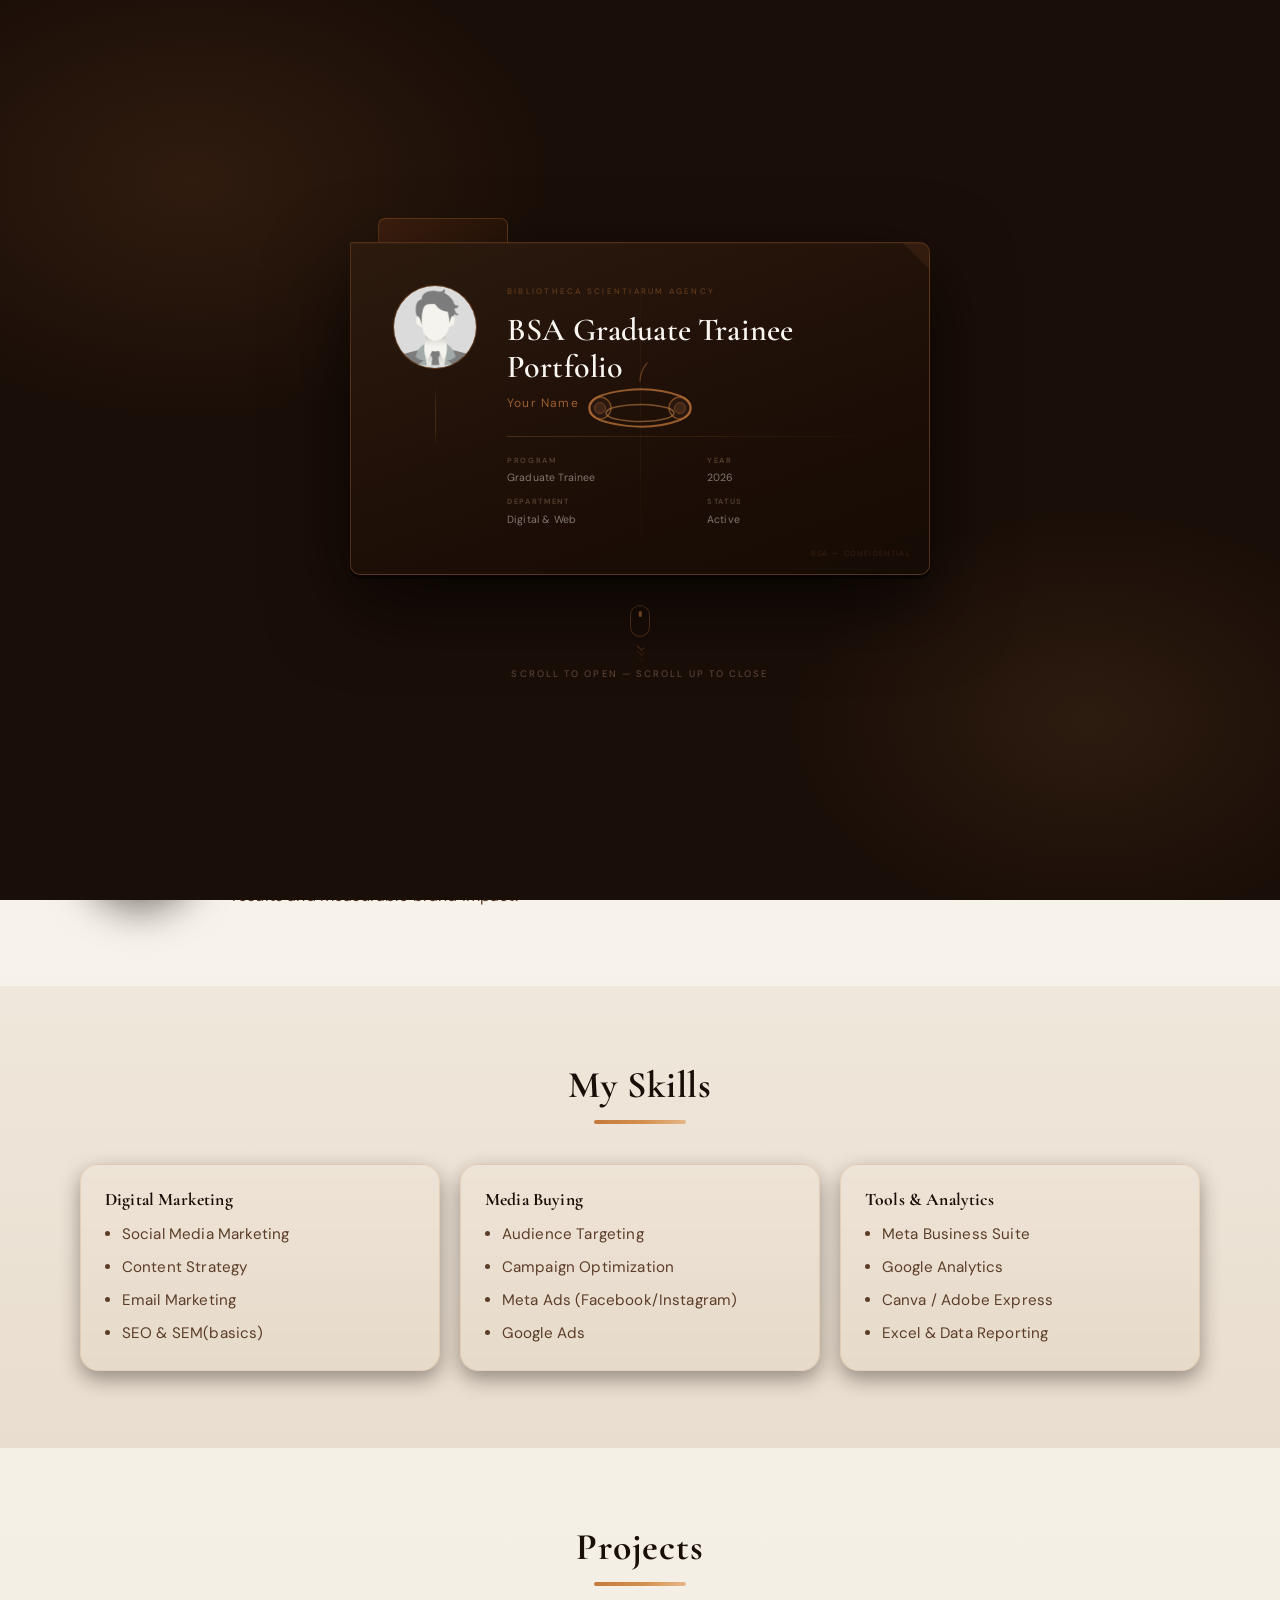
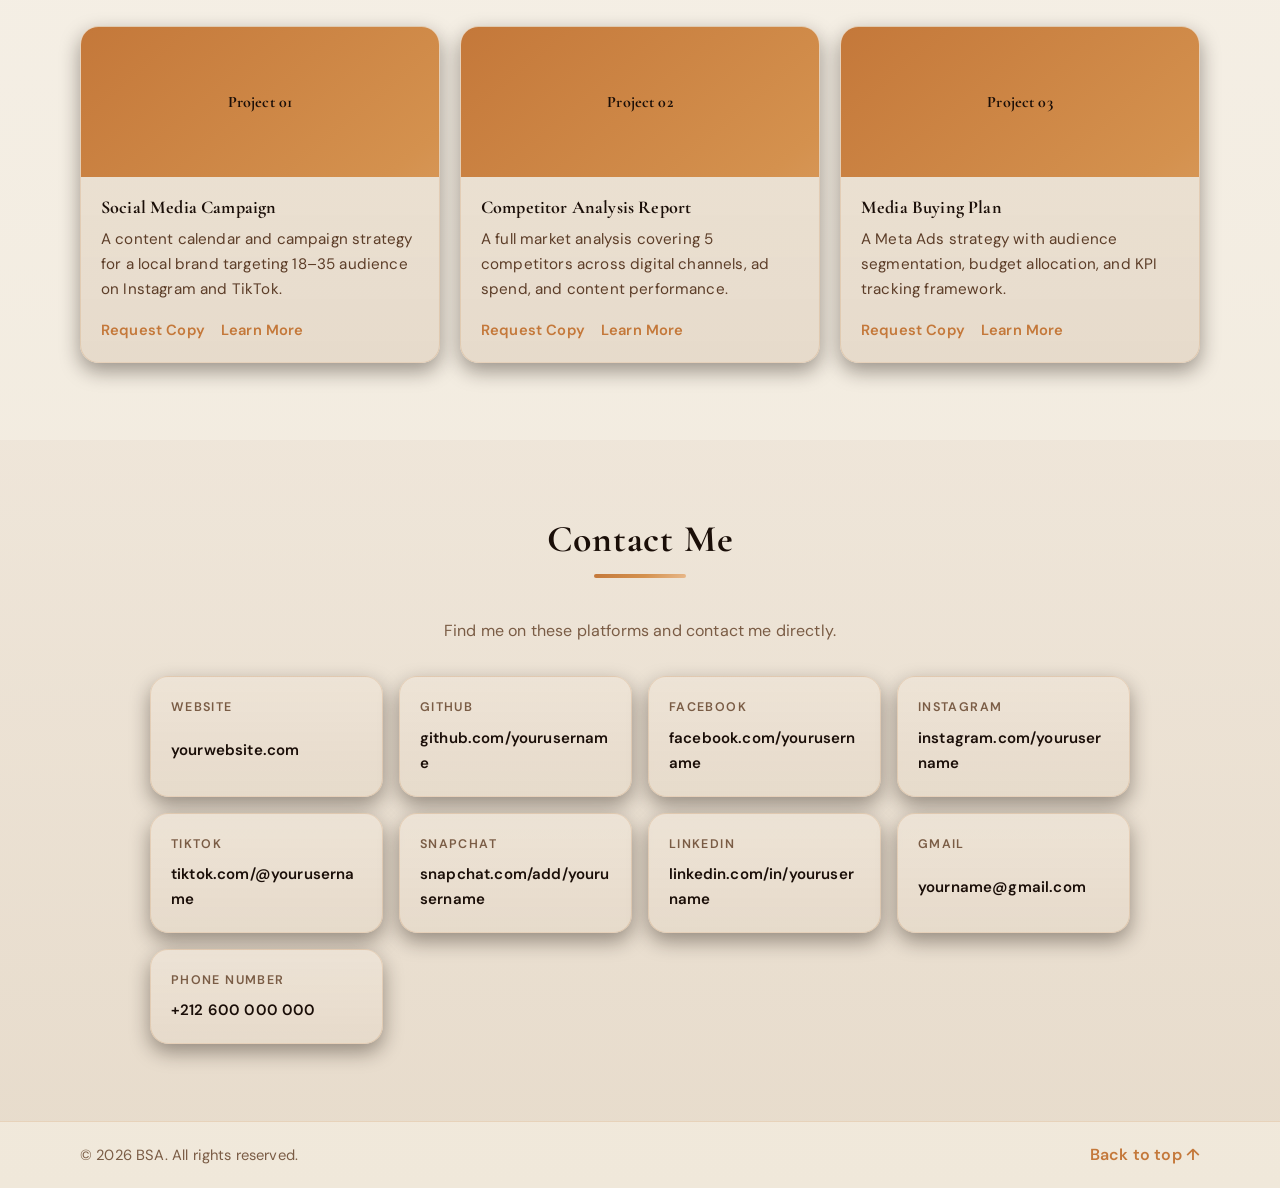
<file: index.html>
<!doctype html>
<html lang="en">
  <head>
    <meta charset="UTF-8" />
    <meta name="viewport" content="width=device-width, initial-scale=1.0" />
    <title>Your Name</title>
    <link
      rel="shortcut icon"
      href="Matrials/BSA-icon.jpg"
      type="image/x-icon"
    />

    <meta
      name="description"
      content="Personal portfolio website showcasing skills and projects."
    />
    <link rel="preconnect" href="https://fonts.googleapis.com" />
    <link rel="preconnect" href="https://fonts.gstatic.com" crossorigin />
    <link
      href="https://fonts.googleapis.com/css2?family=Inter:wght@400;500;600;700;800&family=Sora:wght@500;600;700;800&display=swap"
      rel="stylesheet"
    />
    <link rel="stylesheet" href="css/index.css" />
  </head>
  <body>
    <header class="header" id="top">
      <div class="container nav-wrap">
        <a class="logo" href="#home">
          <img
            src="Matrials/BSA-icon-with-out-bg.png"
            alt="BSA"
            class="logo-icon"
          />
          <span class="trainee-Name">Your Name</span>
        </a>
        <div class="nav-controls">
          <button
            class="theme-toggle"
            id="theme-toggle"
            aria-label="Toggle light/dark mode"
          >
            <span class="theme-icon">☀️</span>
          </button>
          <button
            class="menu-btn"
            aria-label="Toggle menu"
            aria-expanded="false"
          >
            ☰
          </button>
        </div>
        <nav class="nav">
          <ul class="nav-list">
            <li><a href="#home">Home</a></li>
            <li><a href="#about">About</a></li>
            <li><a href="#skills">Skills</a></li>
            <li><a href="#projects">Projects</a></li>
            <li><a href="#contact">Contact</a></li>
          </ul>
        </nav>
      </div>
    </header>

    <main>
      <section class="hero section" id="home">
        <div class="hero-glow glow-1" aria-hidden="true"></div>
        <div class="hero-glow glow-2" aria-hidden="true"></div>
        <div class="container hero-grid">
          <div class="hero-content">
            <p class="eyebrow">Hello, I'm</p>
            <h1>Your Name</h1>
            <p class="hero-text">
              A results-driven
              <strong
                ><span class="typed-role" id="typed-role"
                  >Digital Marketer</span
                ></strong
              >
              passionate about building brands, crafting data-driven campaigns,
              and turning audience insights into measurable growth.
            </p>
            <div class="hero-actions">
              <a href="#projects" class="btn btn-primary">View My Work</a>
              <a href="#contact" class="btn btn-outline">Get In Touch</a>
            </div>
          </div>
          <div class="hero-cards">
            <article class="stat-card">
              <h3>3+</h3>
              <p>Years in Marketing</p>
            </article>
            <article class="stat-card">
              <h3>12+</h3>
              <p>Campaigns Analyzed</p>
            </article>
            <article class="stat-card">
              <h3>8+</h3>
              <p>Marketing Tools</p>
            </article>
          </div>
        </div>
      </section>

      <section class="section" id="about">
        <div class="container">
          <h2 class="section-title">About Me</h2>
          <div class="about-grid">
            <div class="avatar" aria-hidden="true">
              <img
                src="Matrials/Man_empty_avatar_Vector_photo_placeholder_for….jpg"
                class="avatar-icon"
                alt="Avatar"
              />
            </div>
            <div>
              <p>
                I'm a marketing trainee at Bibliotheca Scientiarum Agency with a
                focus on digital marketing, content strategy, and media buying.
                I enjoy analyzing consumer behavior and building campaigns that
                connect brands with the right audience.
              </p>
              <p>
                My goal is to grow within the marketing field — creating
                strategies that drive real business results and measurable brand
                impact.
              </p>
            </div>
          </div>
        </div>
      </section>

      <section class="section section-alt" id="skills">
        <div class="container">
          <h2 class="section-title">My Skills</h2>
          <div class="skills-grid">
            <article class="skill-card">
              <h3>Digital Marketing</h3>
              <ul>
                <li>Social Media Marketing</li>
                <li>Content Strategy</li>
                <li>Email Marketing</li>
                <li>SEO & SEM(basics)</li>
              </ul>
            </article>
            <article class="skill-card">
              <h3>Media Buying</h3>
              <ul>
                <li>Audience Targeting</li>
                <li>Campaign Optimization</li>
                <li>Meta Ads (Facebook/Instagram)</li>
                <li>Google Ads</li>
              </ul>
            </article>
            <article class="skill-card">
              <h3>Tools & Analytics</h3>
              <ul>
                <li>Meta Business Suite</li>
                <li>Google Analytics</li>
                <li>Canva / Adobe Express</li>
                <li>Excel & Data Reporting</li>
              </ul>
            </article>
          </div>
        </div>
      </section>

      <section class="section" id="projects">
        <div class="container">
          <h2 class="section-title">Projects</h2>
          <div class="projects-grid">
            <article class="project-card">
              <div class="project-thumb">Project 01</div>
              <h3>Social Media Campaign</h3>
              <p>
                A content calendar and campaign strategy for a local brand
                targeting 18–35 audience on Instagram and TikTok.
              </p>
              <div class="project-links">
                <a href="#contact">Request Copy</a>
                <a href="#contact">Learn More</a>
              </div>
            </article>

            <article class="project-card">
              <div class="project-thumb">Project 02</div>
              <h3>Competitor Analysis Report</h3>
              <p>
                A full market analysis covering 5 competitors across digital
                channels, ad spend, and content performance.
              </p>
              <div class="project-links">
                <a href="#contact">Request Copy</a>
                <a href="#contact">Learn More</a>
              </div>
            </article>
            <article class="project-card">
              <div class="project-thumb">Project 03</div>
              <h3>Media Buying Plan</h3>
              <p>
                A Meta Ads strategy with audience segmentation, budget
                allocation, and KPI tracking framework.
              </p>
              <div class="project-links">
                <a href="#contact">Request Copy</a>
                <a href="#contact">Learn More</a>
              </div>
            </article>
          </div>
        </div>
      </section>

      <section class="section section-alt" id="contact">
        <div class="container">
          <h2 class="section-title">Contact Me</h2>
          <p class="contact-text">
            Find me on these platforms and contact me directly.
          </p>
          <div class="contact-links">
            <a
              class="contact-link-card"
              href="https://yourwebsite.com"
              target="_blank"
              rel="noopener noreferrer"
            >
              <span class="contact-link-label">Website</span>
              <span class="contact-link-value">yourwebsite.com</span>
            </a>
            <a
              class="contact-link-card"
              href="https://github.com/yourusername"
              target="_blank"
              rel="noopener noreferrer"
            >
              <span class="contact-link-label">GitHub</span>
              <span class="contact-link-value">github.com/yourusername</span>
            </a>
            <a
              class="contact-link-card"
              href="https://facebook.com/yourusername"
              target="_blank"
              rel="noopener noreferrer"
            >
              <span class="contact-link-label">Facebook</span>
              <span class="contact-link-value">facebook.com/yourusername</span>
            </a>
            <a
              class="contact-link-card"
              href="https://instagram.com/yourusername"
              target="_blank"
              rel="noopener noreferrer"
            >
              <span class="contact-link-label">Instagram</span>
              <span class="contact-link-value">instagram.com/yourusername</span>
            </a>
            <a
              class="contact-link-card"
              href="https://tiktok.com/@yourusername"
              target="_blank"
              rel="noopener noreferrer"
            >
              <span class="contact-link-label">TikTok</span>
              <span class="contact-link-value">tiktok.com/@yourusername</span>
            </a>
            <a
              class="contact-link-card"
              href="https://snapchat.com/add/yourusername"
              target="_blank"
              rel="noopener noreferrer"
            >
              <span class="contact-link-label">Snapchat</span>
              <span class="contact-link-value"
                >snapchat.com/add/yourusername</span
              >
            </a>
            <a
              class="contact-link-card"
              href="https://linkedin.com/in/yourusername"
              target="_blank"
              rel="noopener noreferrer"
            >
              <span class="contact-link-label">LinkedIn</span>
              <span class="contact-link-value"
                >linkedin.com/in/yourusername</span
              >
            </a>
            <a class="contact-link-card" href="mailto:yourname@gmail.com">
              <span class="contact-link-label">Gmail</span>
              <span class="contact-link-value">yourname@gmail.com</span>
            </a>
            <a class="contact-link-card" href="tel:+212600000000">
              <span class="contact-link-label">Phone Number</span>
              <span class="contact-link-value">+212 600 000 000</span>
            </a>
          </div>
        </div>
      </section>
    </main>

    <footer class="footer">
      <div class="container footer-wrap">
        <p>© <span id="year"></span> BSA. All rights reserved.</p>
        <a href="#home" class="to-top">Back to top ↑</a>
      </div>
    </footer>

    <script src="js/index.js"></script>
    <script src="js/bsa-intro.js"></script>
  </body>
</html>
</file>
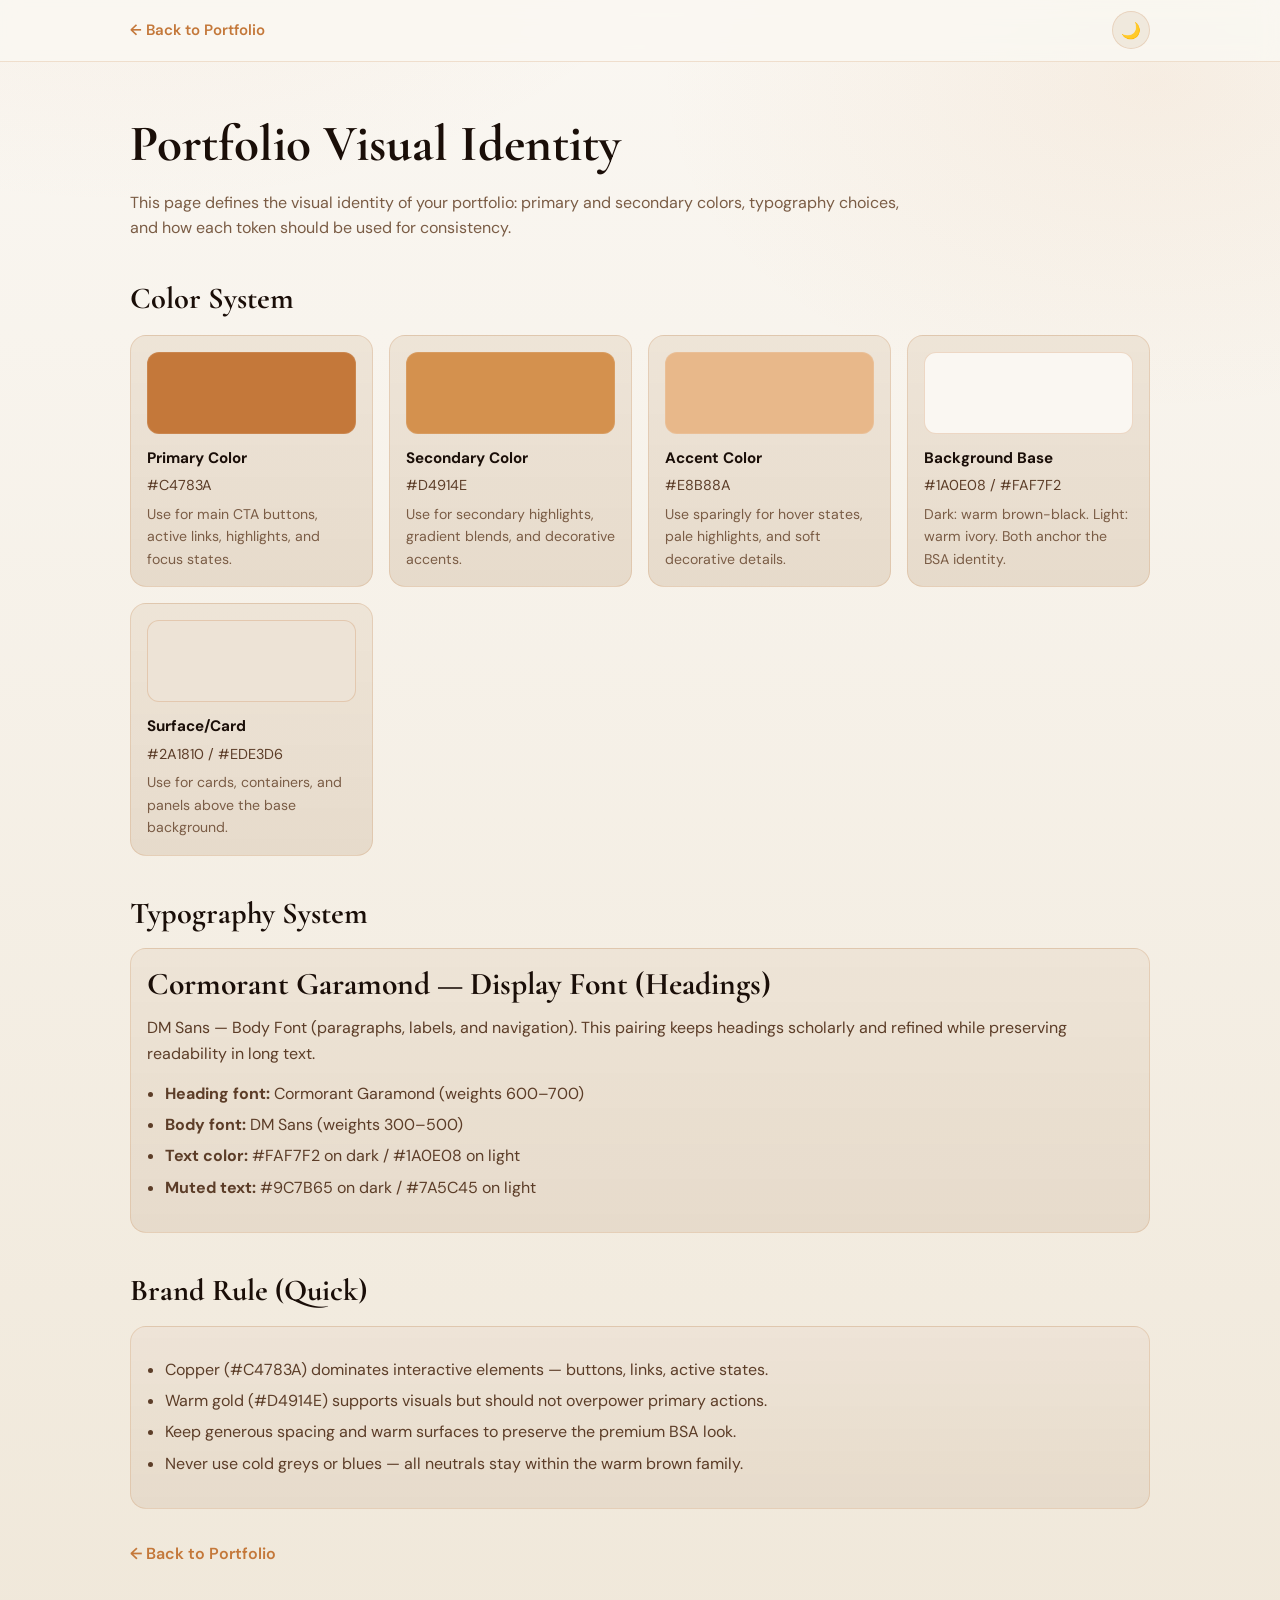
<file: index-identity.html>
<!DOCTYPE html>
<html lang="en">
<head>
  <meta charset="UTF-8" />
  <meta name="viewport" content="width=device-width, initial-scale=1.0" />
  <title>Portfolio Visual Identity</title>
  <link rel="preconnect" href="https://fonts.googleapis.com" />
  <link rel="preconnect" href="https://fonts.gstatic.com" crossorigin />
  <link href="https://fonts.googleapis.com/css2?family=Cormorant+Garamond:wght@400;500;600;700&family=DM+Sans:wght@300;400;500&display=swap" rel="stylesheet" />
  <style>
    :root {
      --font-body: "DM Sans", sans-serif;
      --font-display: "Cormorant Garamond", serif;
      --primary: #C4783A;
      --secondary: #D4914E;
      --accent: #E8B88A;
      --bg: #1A0E08;
      --surface: #2A1810;
      --text: #FAF7F2;
      --text-heading: #FAF7F2;
      --muted: #9C7B65;
      --meta-color: #D4B89A;
      --list-color: #C8A882;
      --border: rgba(196, 120, 58, 0.22);
      --card-bg-top: rgba(42, 24, 16, 0.92);
      --card-bg-bottom: rgba(34, 18, 8, 0.95);
      --glow-1: rgba(196, 120, 58, 0.12);
      --glow-2: rgba(212, 145, 78, 0.15);
      --bg-end: #0D0704;
      --radius: 1rem;
    }

    body.light-mode {
      --bg: #FAF7F2;
      --surface: #EDE3D6;
      --text: #1A0E08;
      --text-heading: #1A0E08;
      --muted: #7A5C45;
      --meta-color: #5C3D28;
      --list-color: #5C3D28;
      --border: rgba(196, 120, 58, 0.2);
      --card-bg-top: rgba(237, 227, 214, 0.95);
      --card-bg-bottom: rgba(230, 218, 202, 0.98);
      --glow-1: rgba(196, 120, 58, 0.07);
      --glow-2: rgba(212, 145, 78, 0.09);
      --bg-end: #F0E8DA;
    }

    * { box-sizing: border-box; }

    body {
      margin: 0;
      font-family: var(--font-body);
      color: var(--text);
      background:
        radial-gradient(1000px 620px at 10% -10%, var(--glow-1), transparent 60%),
        radial-gradient(900px 600px at 90% 5%, var(--glow-2), transparent 55%),
        linear-gradient(180deg, var(--bg) 0%, var(--bg-end) 100%);
      line-height: 1.6;
      transition: background 0.3s ease, color 0.3s ease;
    }

    /* ── Top bar ── */
    .topbar {
      position: sticky;
      top: 0;
      z-index: 80;
      backdrop-filter: blur(10px);
      background: rgba(26, 14, 8, 0.82);
      border-bottom: 1px solid var(--border);
      transition: background 0.3s ease;
    }

    body.light-mode .topbar {
      background: rgba(250, 247, 242, 0.88);
    }

    .topbar-inner {
      width: min(1020px, 90%);
      margin-inline: auto;
      display: flex;
      align-items: center;
      justify-content: space-between;
      min-height: 3.8rem;
    }

    .back-link {
      color: var(--primary);
      text-decoration: none;
      font-weight: 600;
      font-size: 0.94rem;
      transition: color 0.25s ease;
    }

    .back-link:hover {
      color: var(--accent);
      text-decoration: underline;
    }

    .theme-toggle {
      display: flex;
      align-items: center;
      justify-content: center;
      width: 38px;
      height: 38px;
      border-radius: 999px;
      border: 1px solid var(--border);
      background: rgba(44, 26, 14, 0.4);
      cursor: pointer;
      font-size: 1rem;
      transition: background 0.25s ease, border-color 0.25s ease, transform 0.2s ease;
    }

    .theme-toggle:hover {
      background: rgba(196, 120, 58, 0.2);
      border-color: rgba(212, 145, 78, 0.45);
      transform: rotate(18deg) scale(1.08);
    }

    body.light-mode .theme-toggle {
      background: rgba(237, 227, 214, 0.7);
    }

    /* ── Content ── */
    .container {
      width: min(1020px, 90%);
      margin-inline: auto;
      padding: 3.25rem 0 4rem;
    }

    h1, h2, h3 {
      margin: 0;
      font-family: var(--font-display);
      line-height: 1.2;
      color: var(--text-heading);
      transition: color 0.3s ease;
    }

    h1 { font-size: clamp(2rem, 1.3rem + 2.8vw, 3.2rem); }

    h2 {
      margin-top: 2.5rem;
      margin-bottom: 1rem;
      font-size: clamp(1.3rem, 1rem + 1.2vw, 1.9rem);
    }

    p { margin: 0; color: var(--muted); transition: color 0.3s ease; }

    .intro { margin-top: 0.9rem; max-width: 72ch; }

    .card-grid {
      display: grid;
      gap: 1rem;
      grid-template-columns: repeat(auto-fit, minmax(220px, 1fr));
      margin-top: 1.1rem;
    }

    .card {
      background: linear-gradient(180deg, var(--card-bg-top) 0%, var(--card-bg-bottom) 100%);
      border: 1px solid var(--border);
      border-radius: var(--radius);
      padding: 1rem;
      transition: background 0.3s ease, border-color 0.3s ease;
    }

    .swatch {
      height: 82px;
      border-radius: 0.75rem;
      border: 1px solid rgba(255, 255, 255, 0.1);
      margin-bottom: 0.75rem;
    }

    .swatch.primary   { background: #C4783A; }
    .swatch.secondary { background: #D4914E; }
    .swatch.accent    { background: #E8B88A; }
    .swatch.bg        { background: #1A0E08; }
    .swatch.surface   { background: #2A1810; }

    /* light mode bg/surface swatches flip to show ivory */
    body.light-mode .swatch.bg      { background: #FAF7F2; border-color: rgba(196,120,58,0.25); }
    body.light-mode .swatch.surface { background: #EDE3D6; border-color: rgba(196,120,58,0.25); }

    .label {
      color: var(--text-heading);
      font-weight: 700;
      font-size: 0.95rem;
      transition: color 0.3s ease;
    }

    .meta {
      margin-top: 0.25rem;
      font-size: 0.9rem;
      color: var(--meta-color);
      transition: color 0.3s ease;
    }

    .usage {
      margin-top: 0.35rem;
      font-size: 0.88rem;
      color: var(--muted);
    }

    .type-card {
      background: linear-gradient(180deg, var(--card-bg-top) 0%, var(--card-bg-bottom) 100%);
      border: 1px solid var(--border);
      border-radius: var(--radius);
      padding: 1rem;
      margin-top: 1rem;
      transition: background 0.3s ease, border-color 0.3s ease;
    }

    .sample-title {
      font-family: var(--font-display);
      font-size: clamp(1.35rem, 1.1rem + 1.1vw, 2rem);
      color: var(--text-heading);
    }

    .sample-body {
      margin-top: 0.75rem;
      font-family: var(--font-body);
      color: var(--list-color);
      font-size: 1rem;
      transition: color 0.3s ease;
    }

    .token-list {
      margin-top: 0.9rem;
      padding-left: 1.1rem;
      color: var(--list-color);
      transition: color 0.3s ease;
    }

    .token-list li + li { margin-top: 0.35rem; }

    .bottom-link {
      display: inline-block;
      margin-top: 2rem;
      color: var(--primary);
      text-decoration: none;
      font-weight: 600;
    }

    .bottom-link:hover {
      color: var(--accent);
      text-decoration: underline;
    }
  </style>
</head>
<body>

  <div class="topbar">
    <div class="topbar-inner">
      <a class="back-link" href="index.html">← Back to Portfolio</a>
      <button class="theme-toggle" id="theme-toggle" aria-label="Toggle light/dark mode">
        <span class="theme-icon">☀️</span>
      </button>
    </div>
  </div>

  <main class="container">
    <h1>Portfolio Visual Identity</h1>
    <p class="intro">
      This page defines the visual identity of your portfolio: primary and secondary colors, typography choices, and how each token should be used for consistency.
    </p>

    <h2>Color System</h2>
    <div class="card-grid">
      <article class="card">
        <div class="swatch primary"></div>
        <p class="label">Primary Color</p>
        <p class="meta">#C4783A</p>
        <p class="usage">Use for main CTA buttons, active links, highlights, and focus states.</p>
      </article>
      <article class="card">
        <div class="swatch secondary"></div>
        <p class="label">Secondary Color</p>
        <p class="meta">#D4914E</p>
        <p class="usage">Use for secondary highlights, gradient blends, and decorative accents.</p>
      </article>
      <article class="card">
        <div class="swatch accent"></div>
        <p class="label">Accent Color</p>
        <p class="meta">#E8B88A</p>
        <p class="usage">Use sparingly for hover states, pale highlights, and soft decorative details.</p>
      </article>
      <article class="card">
        <div class="swatch bg"></div>
        <p class="label">Background Base</p>
        <p class="meta">#1A0E08 / #FAF7F2</p>
        <p class="usage">Dark: warm brown-black. Light: warm ivory. Both anchor the BSA identity.</p>
      </article>
      <article class="card">
        <div class="swatch surface"></div>
        <p class="label">Surface/Card</p>
        <p class="meta">#2A1810 / #EDE3D6</p>
        <p class="usage">Use for cards, containers, and panels above the base background.</p>
      </article>
    </div>

    <h2>Typography System</h2>
    <article class="type-card">
      <h3 class="sample-title">Cormorant Garamond — Display Font (Headings)</h3>
      <p class="sample-body">
        DM Sans — Body Font (paragraphs, labels, and navigation). This pairing keeps headings scholarly and refined while preserving readability in long text.
      </p>
      <ul class="token-list">
        <li><strong>Heading font:</strong> Cormorant Garamond (weights 600–700)</li>
        <li><strong>Body font:</strong> DM Sans (weights 300–500)</li>
        <li><strong>Text color:</strong> #FAF7F2 on dark / #1A0E08 on light</li>
        <li><strong>Muted text:</strong> #9C7B65 on dark / #7A5C45 on light</li>
      </ul>
    </article>

    <h2>Brand Rule (Quick)</h2>
    <article class="type-card">
      <ul class="token-list">
        <li>Copper (#C4783A) dominates interactive elements — buttons, links, active states.</li>
        <li>Warm gold (#D4914E) supports visuals but should not overpower primary actions.</li>
        <li>Keep generous spacing and warm surfaces to preserve the premium BSA look.</li>
        <li>Never use cold greys or blues — all neutrals stay within the warm brown family.</li>
      </ul>
    </article>

    <a class="bottom-link" href="index.html">← Back to Portfolio</a>
  </main>

  <script>
    const toggle = document.getElementById("theme-toggle");
    const icon = toggle?.querySelector(".theme-icon");

    const applyTheme = (isDark) => {
      document.body.classList.toggle("light-mode", !isDark);
      if (icon) icon.textContent = isDark ? "☀️" : "🌙";
      localStorage.setItem("theme", isDark ? "dark" : "light");
    };

    const saved = localStorage.getItem("theme");
    const prefersDark = window.matchMedia("(prefers-color-scheme: dark)").matches;
    applyTheme(saved ? saved === "dark" : prefersDark);

    toggle?.addEventListener("click", () => {
      applyTheme(document.body.classList.contains("light-mode"));
    });
  </script>

</body>
</html>
</file>
<file: css/index.css>
:root {
  --font-body: "DM Sans", sans-serif;
  --font-display: "Cormorant Garamond", serif;
  --color-bg: #1A0E08;
  --color-bg-elevated: #231208;
  --color-surface: #2C1A0E;
  --color-surface-soft: #271508;
  --color-card: #2A1810;
  --color-text: #FAF7F2;
  --color-text-muted: #9C7B65;
  --color-primary: #C4783A;
  --color-secondary: #D4914E;
  --color-accent: #E8B88A;
  --color-border: rgba(196, 120, 58, 0.22);
  --color-border-strong: rgba(212, 145, 78, 0.45);
  --gradient-brand: linear-gradient(135deg, #C4783A 0%, #D4914E 55%, #E8B88A 100%);
  --radius-sm: 0.55rem;
  --radius-md: 0.85rem;
  --radius-lg: 1.15rem;
  --radius-pill: 999px;
  --space-1: 0.25rem;
  --space-2: 0.5rem;
  --space-3: 0.75rem;
  --space-4: 1rem;
  --space-5: 1.25rem;
  --space-6: 1.5rem;
  --space-7: 2rem;
  --space-8: 2.5rem;
  --space-9: 3rem;
  --space-10: 4rem;
  --shadow-sm: 0 8px 20px rgba(26, 14, 8, 0.4);
  --shadow-md: 0 16px 36px rgba(26, 14, 8, 0.5);
  --shadow-lg: 0 24px 50px rgba(26, 14, 8, 0.6);
}

*,
*::before,
*::after {
  box-sizing: border-box;
}
div img {
  width: 100%;
  display: block;
}

html {
  scroll-behavior: smooth;
}

body {
  margin: 0;
  font-family: var(--font-body);
  color: var(--color-text);
  line-height: 1.65;
  background:
    radial-gradient(1000px 620px at 10% -10%, rgba(196, 120, 58, 0.12), transparent 60%),
    radial-gradient(900px 600px at 90% 5%, rgba(212, 145, 78, 0.15), transparent 55%),
    linear-gradient(180deg, var(--color-bg) 0%, #0D0704 100%);
  letter-spacing: 0.01em;
}

h1,
h2,
h3,
h4 {
  margin: 0;
  font-family: var(--font-display);
  line-height: 1.2;
  color: #FAF7F2;
}

p {
  margin: 0;
}

a {
  color: inherit;
  text-decoration: none;
  transition: color 0.25s ease;
}

.container {
  width: min(1120px, 90%);
  margin-inline: auto;
}

.section {
  padding-block: clamp(4rem, 6vw, 6rem);
}

.section-alt {
  background: linear-gradient(
    180deg,
    rgba(44, 26, 14, 0.6) 0%,
    rgba(34, 18, 8, 0.75) 100%
  );
}

.section-title {
  font-size: clamp(1.65rem, 1.05rem + 2vw, 2.35rem);
  letter-spacing: 0.02em;
  text-align: center;
  margin-bottom: var(--space-8);
}

.section-title::after {
  content: "";
  display: block;
  width: 92px;
  height: 4px;
  margin: var(--space-3) auto 0;
  border-radius: var(--radius-pill);
  background: var(--gradient-brand);
}

#about div img {
  height: 100%;
  width: 100%;
  display: block;
  border-radius: 50%;
}

.header {
  position: sticky;
  top: 0;
  z-index: 80;
  backdrop-filter: blur(10px);
  background: rgba(26, 14, 8, 0.82);
  border-bottom: 1px solid rgba(196, 120, 58, 0.18);
}

.nav-wrap {
  display: flex;
  align-items: center;
  justify-content: space-between;
  min-height: 4.45rem;
}

.logo {
  font-family: var(--font-display);
  font-size: 1.25rem;
  font-weight: 700;
  letter-spacing: 0.01em;
}

.logo span {
  background: var(--gradient-brand);
  -webkit-background-clip: text;
  -webkit-text-fill-color: transparent;
  background-clip: text;
  color: transparent;
}

.nav-list {
  list-style: none;
  margin: 0;
  padding: 0;
  display: flex;
  gap: var(--space-6);
}

.nav-list a {
  position: relative;
  color: var(--color-text-muted);
  font-weight: 500;
  font-size: 0.97rem;
  letter-spacing: 0.01em;
}

.nav-list a::after {
  content: "";
  position: absolute;
  left: 0;
  bottom: -0.38rem;
  width: 0;
  height: 2px;
  border-radius: var(--radius-pill);
  background: var(--gradient-brand);
  transition: width 0.25s ease;
}

.nav-list a:hover,
.nav-list a:focus-visible {
  color: var(--color-text);
}

.nav-list a:hover::after,
.nav-list a:focus-visible::after {
  width: 100%;
}

.menu-btn {
  display: none;
  border: 1px solid var(--color-border);
  background: rgba(44, 26, 14, 0.75);
  color: var(--color-text);
  font-size: 1.35rem;
  border-radius: var(--radius-sm);
  padding: 0.2rem 0.55rem;
  cursor: pointer;
}

.hero {
  position: relative;
  overflow: hidden;
  isolation: isolate;
}

.hero-glow {
  position: absolute;
  width: 360px;
  aspect-ratio: 1;
  border-radius: 50%;
  filter: blur(80px);
  opacity: 0.32;
  z-index: 0;
  pointer-events: none;
  animation: drift 9s ease-in-out infinite;
}

.glow-1 {
  top: -140px;
  left: -90px;
  background: rgba(196, 120, 58, 0.95);
}

.glow-2 {
  right: -90px;
  bottom: -150px;
  background: rgba(212, 145, 78, 0.95);
  animation-delay: -2.8s;
}

.hero-grid {
  position: relative;
  z-index: 1;
  display: grid;
  grid-template-columns: 1.25fr 1fr;
  gap: clamp(1.5rem, 3vw, 2.4rem);
  align-items: center;
}

.eyebrow {
  display: inline-flex;
  align-items: center;
  gap: var(--space-2);
  margin-bottom: var(--space-4);
  color: var(--color-primary);
  font-size: 0.88rem;
  font-weight: 700;
  letter-spacing: 0.14em;
  text-transform: uppercase;
}

.eyebrow::before {
  content: "";
  width: 28px;
  height: 2px;
  border-radius: var(--radius-pill);
  background: var(--gradient-brand);
}

.hero h1 {
  font-size: clamp(2.15rem, 1.45rem + 3.2vw, 3.95rem);
  line-height: 1.1;
  letter-spacing: 0.005em;
  max-width: 13ch;
}

.hero-text {
  color: var(--color-text-muted);
  font-size: clamp(1rem, 0.95rem + 0.35vw, 1.1rem);
  max-width: 60ch;
  margin: var(--space-6) 0 var(--space-8);
}

.typed-role {
  color: var(--color-primary);
  border-right: 2px solid var(--color-primary);
  padding-right: 0.2rem;
  animation: blink-caret 0.85s steps(1, end) infinite;
}

.hero-actions {
  display: flex;
  flex-wrap: wrap;
  gap: var(--space-3);
}

.btn {
  display: inline-flex;
  align-items: center;
  justify-content: center;
  padding: 0.78rem 1.25rem;
  border-radius: var(--radius-pill);
  border: 1px solid transparent;
  font-size: 0.94rem;
  font-weight: 700;
  letter-spacing: 0.01em;
  transition: transform 0.22s ease, box-shadow 0.22s ease, background 0.22s ease;
}

.btn:hover {
  transform: translateY(-2px);
}

.btn-primary {
  color: #1A0E08;
  background: var(--gradient-brand);
  box-shadow: 0 12px 24px rgba(196, 120, 58, 0.28);
}

.btn-primary:hover {
  box-shadow: 0 16px 28px rgba(212, 145, 78, 0.35);
}

.btn-outline {
  border-color: var(--color-border);
  color: var(--color-text);
  background: rgba(44, 26, 14, 0.35);
}

.btn-outline:hover {
  border-color: var(--color-border-strong);
  background: rgba(44, 26, 14, 0.7);
}

.hero-cards {
  display: grid;
  gap: var(--space-4);
}

.stat-card,
.skill-card,
.project-card {
  background: linear-gradient(
    180deg,
    rgba(42, 24, 16, 0.92) 0%,
    rgba(34, 18, 8, 0.95) 100%
  );
  border: 1px solid var(--color-border);
  box-shadow: var(--shadow-sm);
}

.stat-card {
  border-radius: var(--radius-lg);
  padding: var(--space-6);
  transition: box-shadow 0.32s ease, border-color 0.32s ease;
}

.stat-card:nth-child(1) {
  animation: float-card 5.4s ease-in-out infinite;
}

.stat-card:nth-child(2) {
  animation: float-card 6.1s ease-in-out infinite -1.1s;
}

.stat-card:nth-child(3) {
  animation: float-card 5.8s ease-in-out infinite -2s;
}

.stat-card:hover {
  border-color: var(--color-border-strong);
  box-shadow: var(--shadow-md);
}

.stat-card h3 {
  font-size: 1.55rem;
  color: var(--color-primary);
  letter-spacing: 0.01em;
}

.stat-card p {
  margin-top: var(--space-1);
  color: var(--color-text-muted);
  font-size: 0.94rem;
}

.about-grid {
  display: grid;
  grid-template-columns: auto 1fr;
  align-items: center;
  gap: clamp(1.25rem, 3vw, 2rem);
}

.avatar {
  width: 120px;
  aspect-ratio: 1;
  border-radius: 50%;
  display: grid;
  place-items: center;
  font-family: var(--font-display);
  font-size: 1.55rem;
  font-weight: 800;
  color: #1A0E08;
  background: var(--gradient-brand);
  border: 3px solid rgba(250, 247, 242, 0.28);
  box-shadow: var(--shadow-md);
}

.about-grid p {
  color: #D4B89A;
  max-width: 66ch;
}

.about-grid p + p {
  margin-top: var(--space-4);
}

.skills-grid,
.projects-grid {
  display: grid;
  gap: var(--space-5);
}

.skills-grid {
  grid-template-columns: repeat(3, minmax(0, 1fr));
}

.projects-grid {
  grid-template-columns: repeat(3, minmax(0, 1fr));
}

.skill-card,
.project-card {
  border-radius: var(--radius-lg);
  transition: transform 0.3s ease, box-shadow 0.3s ease, border-color 0.3s ease;
}

.skill-card {
  padding: var(--space-6);
}

.project-card {
  overflow: hidden;
}

.skill-card:hover,
.project-card:hover {
  transform: translateY(-8px);
  border-color: var(--color-border-strong);
  box-shadow: var(--shadow-lg);
}

.skill-card h3 {
  margin-bottom: var(--space-3);
  font-size: 1.1rem;
}

.skill-card ul {
  margin: 0;
  padding-left: 1.05rem;
  color: #C8A882;
  display: grid;
  gap: var(--space-2);
  font-size: 0.95rem;
}

.project-thumb {
  min-height: 150px;
  display: grid;
  place-items: center;
  font-family: var(--font-display);
  font-weight: 700;
  font-size: 1rem;
  color: #1A0E08;
  background: linear-gradient(140deg, #C4783A, #D4914E, #E8B88A);
  background-size: 180% 180%;
  animation: gradient-flow 9s ease-in-out infinite;
}

.project-card h3 {
  margin: var(--space-5) var(--space-5) var(--space-2);
  font-size: 1.13rem;
}

.project-card p {
  margin: 0 var(--space-5) var(--space-4);
  color: #C8A882;
  font-size: 0.95rem;
}

.project-links {
  display: flex;
  gap: var(--space-4);
  padding: 0 var(--space-5) var(--space-5);
}

.project-links a {
  color: var(--color-primary);
  font-weight: 600;
  font-size: 0.92rem;
}

.project-links a:hover {
  color: var(--color-accent);
  text-decoration: underline;
}

.contact-text {
  text-align: center;
  max-width: 52ch;
  margin: 0 auto var(--space-7);
  color: var(--color-text-muted);
}

.contact-links {
  max-width: 980px;
  margin-inline: auto;
  display: grid;
  gap: var(--space-4);
  grid-template-columns: repeat(auto-fit, minmax(220px, 1fr));
}

.contact-link-card {
  display: grid;
  gap: var(--space-2);
  padding: var(--space-5);
  border-radius: var(--radius-lg);
  background: linear-gradient(
    180deg,
    rgba(42, 24, 16, 0.86) 0%,
    rgba(34, 18, 8, 0.95) 100%
  );
  border: 1px solid var(--color-border);
  box-shadow: var(--shadow-sm);
  transition: transform 0.28s ease, box-shadow 0.28s ease, border-color 0.28s ease;
}

.contact-link-card:hover {
  transform: translateY(-6px);
  border-color: var(--color-border-strong);
  box-shadow: var(--shadow-md);
}

.contact-link-label {
  font-size: 0.78rem;
  text-transform: uppercase;
  letter-spacing: 0.11em;
  font-weight: 600;
  color: var(--color-text-muted);
}

.contact-link-value {
  color: var(--color-text);
  font-size: 0.94rem;
  font-weight: 600;
  overflow-wrap: anywhere;
}

.footer {
  border-top: 1px solid rgba(196, 120, 58, 0.18);
  padding-block: var(--space-5);
}

.footer-wrap {
  display: flex;
  align-items: center;
  justify-content: space-between;
  gap: var(--space-3);
}

.footer p {
  color: var(--color-text-muted);
  font-size: 0.92rem;
}

.to-top {
  color: var(--color-primary);
  font-weight: 600;
}

.to-top:hover {
  color: var(--color-accent);
}

.reveal {
  opacity: 0;
  transform: translateY(30px) scale(0.985);
  transition: opacity 0.78s ease, transform 0.78s cubic-bezier(0.22, 1, 0.36, 1);
  transition-delay: var(--delay, 0ms);
}

.reveal.in-view {
  opacity: 1;
  transform: translateY(0) scale(1);
}

/************************************** v2 *************************/
/* ── Light mode tokens ── */
body.light-mode {
  --color-bg: #FAF7F2;
  --color-bg-elevated: #F3EDE4;
  --color-surface: #EDE3D6;
  --color-surface-soft: #F0E8DA;
  --color-card: #EDE3D6;
  --color-text: #1A0E08;
  --color-text-muted: #7A5C45;
  --color-border: rgba(196, 120, 58, 0.18);
  --color-border-strong: rgba(196, 120, 58, 0.5);
}

body.light-mode {
  background:
    radial-gradient(1000px 620px at 10% -10%, rgba(196, 120, 58, 0.08), transparent 60%),
    radial-gradient(900px 600px at 90% 5%, rgba(212, 145, 78, 0.1), transparent 55%),
    linear-gradient(180deg, #FAF7F2 0%, #F0E8DA 100%);
}

body.light-mode h1,
body.light-mode h2,
body.light-mode h3,
body.light-mode h4 {
  color: #1A0E08;
}

body.light-mode .header {
  background: rgba(250, 247, 242, 0.88);
  border-bottom-color: rgba(196, 120, 58, 0.2);
}

body.light-mode .stat-card,
body.light-mode .skill-card,
body.light-mode .project-card {
  background: linear-gradient(180deg, rgba(237, 227, 214, 0.95) 0%, rgba(230, 218, 202, 0.98) 100%);
}

body.light-mode .section-alt {
  background: linear-gradient(180deg, rgba(237, 227, 214, 0.7) 0%, rgba(230, 218, 202, 0.85) 100%);
}

body.light-mode .contact-link-card {
  background: linear-gradient(180deg, rgba(237, 227, 214, 0.9) 0%, rgba(230, 218, 202, 0.95) 100%);
}

body.light-mode .footer {
  border-top-color: rgba(196, 120, 58, 0.2);
}

body.light-mode .nav{
  background: #EDE3D6;
}
body.light-mode .nav ul{
  background-color: #FAF6F1;
}

body.light-mode .menu-btn {
  background: rgba(237, 227, 214, 0.85);
}

body.light-mode .about-grid p {
  color: #5C3D28;
}

body.light-mode .skill-card ul {
  color: #5C3D28;
}

body.light-mode .project-card p {
  color: #5C3D28;
}

body.light-mode .contact-link-value {
  color: #1A0E08;
}

/* ── Logo icon ── */
.logo {
  display: flex;
  align-items: center;
  gap: 0.5rem;
}

.logo-icon {
  height: 36px;
  width: auto;
  object-fit: contain;
  filter: drop-shadow(0 0 6px rgba(196, 120, 58, 0.35));
  transition: filter 0.3s ease;
}

.logo:hover .logo-icon {
  filter: drop-shadow(0 0 10px rgba(212, 145, 78, 0.55));
}

body.light-mode .logo-icon {
  filter: drop-shadow(0 0 6px rgba(196, 120, 58, 0.25));
}

/* ── Nav controls wrapper ── */
.nav-controls {
  display: flex;
  align-items: center;
  gap: var(--space-3);
}

/* ── Theme toggle button ── */
.theme-toggle {
  display: flex;
  align-items: center;
  justify-content: center;
  width: 38px;
  height: 38px;
  border-radius: var(--radius-pill);
  border: 1px solid var(--color-border);
  background: rgba(44, 26, 14, 0.4);
  cursor: pointer;
  font-size: 1rem;
  transition: background 0.25s ease, border-color 0.25s ease, transform 0.2s ease;
  flex-shrink: 0;
}

.theme-toggle:hover {
  background: rgba(196, 120, 58, 0.2);
  border-color: var(--color-border-strong);
  transform: rotate(18deg) scale(1.08);
}

body.light-mode .theme-toggle {
  background: rgba(237, 227, 214, 0.7);
}

/* keep menu-btn hidden on desktop (unchanged), show on mobile */
@media (max-width: 760px) {
  .nav-controls {
    gap: var(--space-2);
  }
}
.intro-bg{
  background-image: url(../Matrials/BSA-icon-with-out-bg.png);
  background-position: center;
}
#bsa-ov {
  background: #1A0E08;
  background-image: url('Matrials/BSA-icon-with-out-bg.png');
  background-repeat: no-repeat;
  background-position: center center;
  background-size: 55%;
}
.bsa-body {
  background-image: url('Matrials/BSA-icon-with-out-bg.png');
  background-repeat: no-repeat;
  background-position: center center;
  background-size: 45%;
  background-blend-mode: overlay;
}

@keyframes drift {
  0%, 100% { transform: translate(0, 0) scale(1); }
  50% { transform: translate(22px, -20px) scale(1.08); }
}

@keyframes blink-caret {
  0%, 49% { border-right-color: var(--color-primary); }
  50%, 100% { border-right-color: transparent; }
}

@keyframes float-card {
  0%, 100% { transform: translateY(0); }
  50% { transform: translateY(-8px); }
}

@keyframes gradient-flow {
  0%, 100% { background-position: 0% 50%; }
  50% { background-position: 100% 50%; }
}

@media (max-width: 980px) {
  .hero-grid,
  .skills-grid,
  .projects-grid {
    grid-template-columns: 1fr;
  }

  .hero { padding-top: var(--space-8); }

  .about-grid {
    grid-template-columns: 1fr;
    text-align: center;
  }

  .about-grid p { margin-inline: auto; }
  .avatar { margin-inline: auto; }

  .hero-glow {
    width: 260px;
    opacity: 0.25;
  }
}

@media (max-width: 760px) {
  .menu-btn { display: block; }

  .nav {
    position: absolute;
    inset: 4.45rem 0 auto 0;
    background: rgba(26, 14, 8, 0.98);
    border-bottom: 1px solid rgba(196, 120, 58, 0.18);
    max-height: 0;
    overflow: hidden;
    transition: max-height 0.3s ease;
  }

  .nav.open { max-height: 320px;}
body.light-mode .nav ul{
  background-color: #EDE3D6;
}

  .nav-list {
    flex-direction: column;
    padding: var(--space-5) 5%;
    gap: var(--space-4);
  }

  .section { padding-block: clamp(3.35rem, 7vw, 4.3rem); }
  .contact-link-card { padding: var(--space-4); }

  .footer-wrap {
    flex-direction: column;
    text-align: center;
  }
}

@media (prefers-reduced-motion: reduce) {
  html { scroll-behavior: auto; }

  *, *::before, *::after {
    animation-duration: 0.01ms !important;
    animation-iteration-count: 1 !important;
    transition-duration: 0.01ms !important;
  }

  .reveal {
    opacity: 1;
    transform: none;
  }
}
</file>
